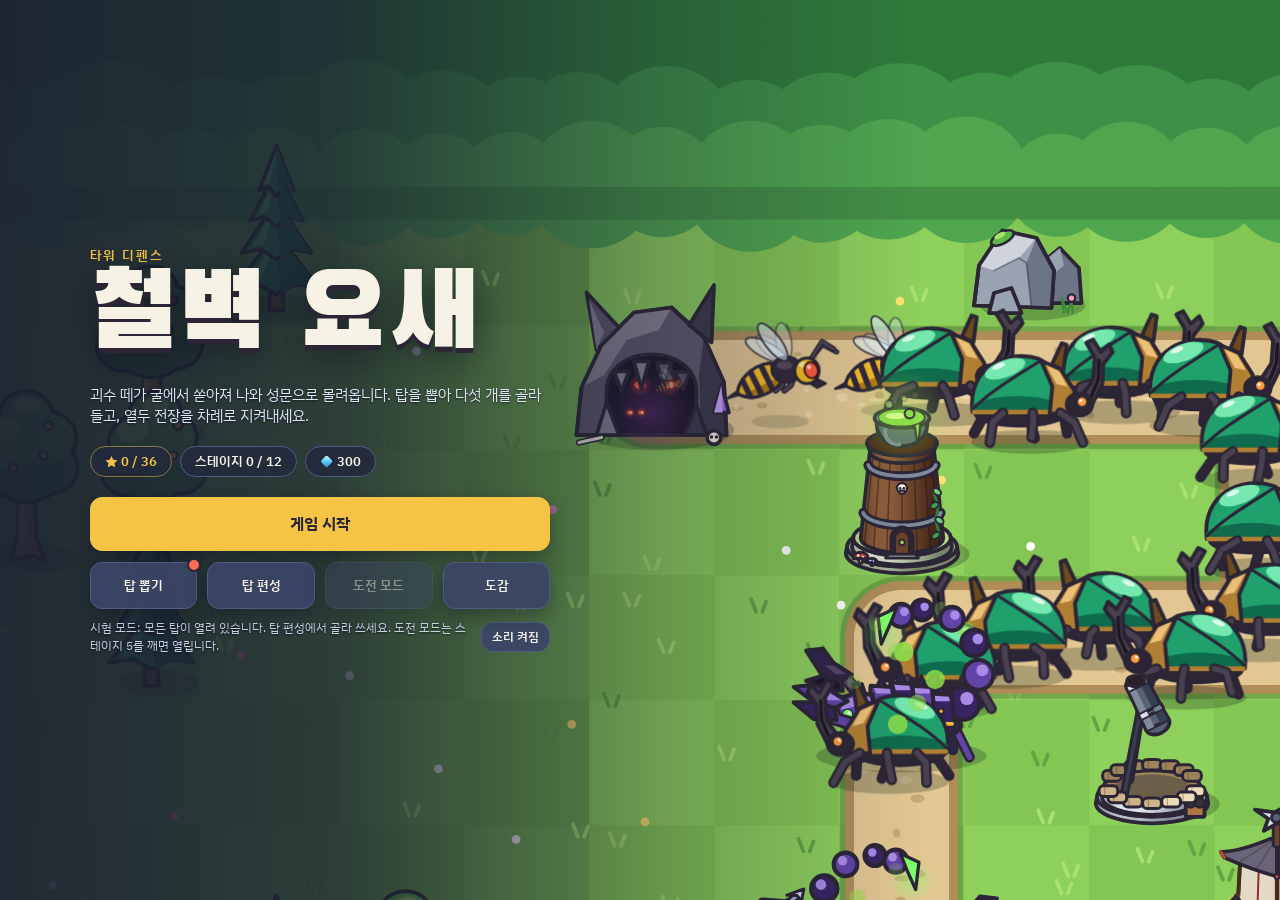
<file: index.html>
<!doctype html>
<html lang="ko">
<head>
<meta charset="utf-8">
<meta name="viewport" content="width=device-width, initial-scale=1, viewport-fit=cover">
<title>철벽 요새</title>
<meta name="description" content="몰려오는 괴수 떼로부터 성문을 지키는 타워 디펜스 게임. 탑을 뽑아 편성하고 열두 스테이지를 차례로 지켜내세요.">
<meta name="theme-color" content="#232a3d">
<link rel="preconnect" href="https://fonts.googleapis.com">
<link rel="preconnect" href="https://fonts.gstatic.com" crossorigin>
<link rel="stylesheet" href="https://fonts.googleapis.com/css2?family=Black+Han+Sans&amp;family=IBM+Plex+Sans+KR:wght@400;500;600;700&amp;display=swap">
<link rel="stylesheet" href="css/style.css">
</head>
<body>
<!-- 게임 화면: 전장이 화면 전체를 덮고, 상황판과 건설 서랍이 그 위에 얹힌다 -->
<div id="app" hidden>
  <main class="stage" id="stage">
    <canvas id="board" aria-label="전장. 빈 땅을 눌러 탑을 세웁니다."></canvas>
  </main>

  <header class="hud" id="hud">
    <div class="hud-stats glass">
      <div class="stat lives" id="stat-lives" title="목숨">
        <svg class="ico" viewBox="0 0 20 20" aria-hidden="true"><path fill="currentColor" d="M10 17.5S3 13 3 8.2A3.8 3.8 0 0 1 10 6a3.8 3.8 0 0 1 7 2.2c0 4.8-7 9.3-7 9.3z"/></svg>
        <b id="hud-lives">20</b>
      </div>
      <div class="stat coin" title="골드">
        <svg class="ico" viewBox="0 0 20 20" aria-hidden="true"><path fill="currentColor" fill-rule="evenodd" d="M10 1.5a8.5 8.5 0 1 0 0 17 8.5 8.5 0 0 0 0-17zM7.2 7.2h5.6v5.6H7.2z"/></svg>
        <b id="hud-gold">220</b>
      </div>
      <div class="stat">
        <span class="sub stage-tag" id="hud-stage"></span><span class="sub">웨이브</span><b id="hud-wave">0</b><span class="sub" id="hud-of">/30</span>
      </div>
    </div>
    <div class="hud-btns">
      <button class="icon-btn glass" id="btn-speed" type="button" aria-label="게임 속도" title="게임 속도 (F)">1×</button>
      <button class="icon-btn glass" id="btn-pause" type="button" aria-label="일시정지" aria-pressed="false" title="일시정지 (P)">
        <svg viewBox="0 0 20 20" aria-hidden="true"><path fill="currentColor" d="M5 3.5h3.5v13H5zM11.5 3.5H15v13h-3.5z"/></svg>
      </button>
      <button class="icon-btn glass sound-toggle" id="btn-sound" type="button" aria-label="소리" aria-pressed="true" title="소리">
        <svg viewBox="0 0 20 20" aria-hidden="true">
          <path fill="currentColor" d="M3 7.5h3L10.5 4v12L6 12.5H3z"/>
          <path class="on-mark" fill="none" stroke="currentColor" stroke-width="1.6" stroke-linecap="round" d="M13 7.2a4 4 0 0 1 0 5.6M15.2 5a7 7 0 0 1 0 10"/>
          <path class="off-mark" fill="none" stroke="currentColor" stroke-width="1.6" stroke-linecap="round" d="M13 7.5l4.5 5M17.5 7.5l-4.5 5"/>
        </svg>
      </button>
      <button class="icon-btn glass" id="btn-menu" type="button" aria-label="메뉴" title="메뉴">
        <svg viewBox="0 0 20 20" aria-hidden="true"><path fill="none" stroke="currentColor" stroke-width="1.8" stroke-linecap="round" d="M4 6h12M4 10h12M4 14h12"/></svg>
      </button>
    </div>
  </header>

  <!-- 건설 서랍: 화면 아래 가운데 -->
  <aside class="tray" id="tray">
    <section class="panel glass" id="wavebox" aria-label="웨이브">
      <div class="wave-info">
        <span class="label" id="wave-label">다음</span>
        <div class="chips" id="wave-chips"></div>
        <span class="remain" id="wave-remain" hidden></span>
      </div>
      <div class="wave-go">
        <label class="auto" title="웨이브를 막아내면 다음 웨이브를 곧바로 부릅니다"><input type="checkbox" id="opt-auto"><span>자동</span></label>
        <button class="btn primary" id="btn-start" type="button">시작</button>
      </div>
    </section>

    <section class="panel glass" id="placing" hidden>
      <div class="placing-text">
        <div class="row"><strong id="plc-name"></strong><span class="stats" id="plc-stats"></span></div>
        <p class="blurb" id="plc-blurb"></p>
      </div>
      <button class="btn ghost" id="btn-cancel" type="button">취소</button>
    </section>

    <section id="shop" aria-label="탑"></section>

    <section class="panel glass" id="selected" hidden>
      <div class="row"><strong id="sel-name"></strong><span class="lvl" id="sel-level"></span><span class="stats" id="sel-stats"></span></div>
      <div class="actions-row">
        <button class="btn up" id="btn-upgrade" type="button"></button>
        <button class="btn" id="btn-sell" type="button"></button>
        <button class="btn" id="btn-target" type="button" title="누구를 먼저 노릴지 바꿉니다"></button>
        <button class="btn ghost" id="btn-close" type="button">닫기</button>
      </div>
    </section>
  </aside>
</div>

<!-- 로비와 그 아래 화면들 뒤로 흐르는 전투 장면 -->
<div id="backdrop"><canvas id="hero" aria-hidden="true"></canvas></div>

<!-- 로비 -->
<div class="screen" id="lobby">
  <div class="lobby-ui">
    <p class="eyebrow">타워 디펜스</p>
    <h1>철벽 요새</h1>
    <p class="lede">괴수 떼가 굴에서 쏟아져 나와 성문으로 몰려옵니다. 탑을 뽑아 다섯 개를 골라 들고, 열두 전장을 차례로 지켜내세요.</p>
    <div class="progress" id="lobby-progress"></div>
    <div class="lobby-actions">
      <button class="btn primary big" id="btn-play" type="button">스테이지 선택</button>
      <button class="btn big" id="btn-continue" type="button" hidden></button>
      <div class="lobby-row">
        <button class="btn" id="btn-gacha" type="button">탑 뽑기</button>
        <button class="btn" id="btn-inventory" type="button">탑 편성</button>
        <button class="btn" id="btn-challenge" type="button">도전 모드</button>
        <button class="btn" id="btn-codex" type="button">도감</button>
      </div>
      <div class="lobby-foot">
        <p class="lobby-hint" id="lobby-hint"></p>
        <button class="btn ghost small sound-toggle" id="btn-sound2" type="button" aria-pressed="true">소리 켜짐</button>
      </div>
    </div>
  </div>
</div>

<!-- 스테이지 선택 -->
<div class="screen" id="stages" hidden>
  <div class="full-ui">
    <header class="screen-head">
      <button class="btn ghost" id="btn-stages-back" type="button">← 로비</button>
      <h2>스테이지 선택</h2>
      <span class="pill gold" id="stages-total"></span>
    </header>
    <div class="stages-body">
      <div class="trail" id="trail">
        <svg class="trail-line" id="trail-line" aria-hidden="true"><path id="trail-path"></path><path id="trail-done"></path></svg>
        <div class="trail-nodes" id="stage-grid" role="radiogroup" aria-label="스테이지"></div>
      </div>
      <section class="stage-detail glass" aria-live="polite">
        <canvas id="stage-thumb" width="540" height="330" aria-hidden="true"></canvas>
        <div class="stage-info">
          <p class="eyebrow" id="stage-no"></p>
          <h3 id="stage-name"></h3>
          <p class="stage-meta" id="stage-meta"></p>
          <div class="chips wrap" id="stage-enemies"></div>
          <p class="stage-note" id="stage-note"></p>
          <div class="squad">
            <span class="label">출전 탑</span>
            <div class="squad-icons" id="stage-squad"></div>
            <button class="btn ghost small" id="btn-squad-edit" type="button">편성</button>
          </div>
          <button class="btn primary big" id="btn-stage-start" type="button">시작</button>
        </div>
      </section>
    </div>
  </div>
</div>

<!-- 탑 뽑기 -->
<div class="screen" id="gacha" hidden>
  <div class="full-ui mid">
    <header class="screen-head">
      <button class="btn ghost" id="btn-gacha-back" type="button">← 로비</button>
      <h2>탑 뽑기</h2>
      <span class="pill" id="gacha-gems"></span>
    </header>
    <div class="gacha-body glass">
      <div class="gacha-stage" id="gacha-stage">
        <canvas id="chest" width="420" height="340" aria-hidden="true"></canvas>
        <div class="pull-cards" id="pull-cards" aria-live="polite"></div>
      </div>
      <div class="gacha-actions">
        <button class="btn primary big" id="btn-pull1" type="button"></button>
        <button class="btn big" id="btn-pull5" type="button"></button>
      </div>
      <p class="odds" id="gacha-odds"></p>
    </div>
  </div>
</div>

<!-- 탑 편성(인벤토리) -->
<div class="screen" id="inventory" hidden>
  <div class="full-ui">
    <header class="screen-head">
      <button class="btn ghost" id="btn-inv-back" type="button">← 로비</button>
      <h2>탑 편성</h2>
      <span class="pill" id="inv-gems"></span>
    </header>
    <div class="inv-body">
      <div class="inv-left">
        <p class="label">출전 탑 <b id="inv-count"></b> — 전투에는 다섯 개까지 데려갈 수 있습니다</p>
        <div class="slots" id="inv-slots"></div>
        <p class="label">가진 탑</p>
        <div class="inv-grid" id="inv-grid"></div>
      </div>
      <section class="inv-detail glass" aria-live="polite">
        <canvas id="inv-art" width="540" height="300" aria-hidden="true"></canvas>
        <h3 id="inv-name"></h3>
        <p class="inv-blurb" id="inv-blurb"></p>
        <p class="codex-stats" id="inv-stats"></p>
        <p class="inv-rank" id="inv-rank"></p>
        <button class="btn primary big" id="btn-equip" type="button"></button>
      </section>
    </div>
  </div>
</div>

<!-- 도전 모드 -->
<div class="screen" id="challenge" hidden>
  <div class="full-ui mid">
    <header class="screen-head">
      <button class="btn ghost" id="btn-challenge-back" type="button">← 로비</button>
      <h2>도전 모드</h2>
    </header>
    <div class="glass pad">
      <p class="lede">전장과 난이도를 골라 서른 웨이브를 버팁니다. 다 막아내면 무한 모드로 이어 갈 수 있습니다.</p>
      <div class="field">
        <span class="label" id="lbl-map">전장</span>
        <div class="maps" id="maps" role="radiogroup" aria-labelledby="lbl-map"></div>
        <p class="map-note" id="map-note"></p>
      </div>
      <div class="field">
        <span class="label" id="lbl-diff">난이도</span>
        <div class="seg" id="diffs" role="radiogroup" aria-labelledby="lbl-diff"></div>
      </div>
      <button class="btn primary big wide" id="btn-challenge-start" type="button">시작</button>
    </div>
  </div>
</div>

<!-- 도감 -->
<div class="screen" id="codex" hidden>
  <div class="full-ui">
    <header class="screen-head">
      <button class="btn ghost" id="btn-codex-back" type="button">← 로비</button>
      <h2>도감</h2>
    </header>
    <div class="glass pad">
      <h3 class="codex-title">괴수</h3>
      <div class="codex-list" id="codex-enemies"></div>
      <h3 class="codex-title">탑</h3>
      <div class="codex-list" id="codex-towers"></div>
    </div>
  </div>
</div>

<!-- 일시정지 메뉴 -->
<div class="overlay" id="pause" hidden>
  <div class="sheet small">
    <p class="eyebrow" id="pause-eyebrow"></p>
    <h2 id="pause-title">잠시 멈춤</h2>
    <div class="stack">
      <button class="btn primary big" id="btn-resume" type="button">계속하기</button>
      <button class="btn big" id="btn-restart" type="button">처음부터 다시</button>
      <button class="btn big" id="btn-quit" type="button">나가기</button>
      <button class="btn ghost sound-toggle" id="btn-sound3" type="button" aria-pressed="true">소리 켜짐</button>
    </div>
  </div>
</div>

<!-- 결과 -->
<div class="overlay" id="result" hidden>
  <div class="sheet">
    <p class="eyebrow" id="result-eyebrow"></p>
    <h2 id="result-title"></h2>
    <div class="stars" id="result-stars" hidden><span>★</span><span>★</span><span>★</span></div>
    <p class="lede" id="result-text"></p>
    <p class="gain" id="result-gems" hidden></p>
    <dl class="tally">
      <div><dt>막아낸 웨이브</dt><dd id="tally-wave">0</dd></div>
      <div><dt>물리친 적</dt><dd id="tally-kills">0</dd></div>
      <div><dt>남은 목숨</dt><dd id="tally-lives">0</dd></div>
    </dl>
    <div class="menu-foot">
      <div class="actions">
        <button class="btn" id="btn-home" type="button">스테이지 선택</button>
        <button class="btn" id="btn-endless" type="button" hidden>무한 모드로 계속</button>
        <button class="btn" id="btn-retry" type="button">다시 하기</button>
        <button class="btn primary" id="btn-next" type="button" hidden>다음 스테이지</button>
      </div>
    </div>
  </div>
</div>

<div class="toast" id="toast" role="status" hidden></div>

<script src="js/data.js"></script>
<script src="js/sim.js"></script>
<script src="js/art/common.js"></script>
<script src="js/art/tower-crossbow.js"></script>
<script src="js/art/tower-cannon.js"></script>
<script src="js/art/tower-frost.js"></script>
<script src="js/art/tower-rocket.js"></script>
<script src="js/art/tower-tesla.js"></script>
<script src="js/art/tower-poison.js"></script>
<script src="js/art/tower-sniper.js"></script>
<script src="js/art/tower-mine.js"></script>
<script src="js/art/tower-flame.js"></script>
<script src="js/art/tower-laser.js"></script>
<script src="js/art/tower-lord.js"></script>
<script src="js/art/kit.js"></script>
<script src="js/art/towers-common.js"></script>
<script src="js/art/towers-rare.js"></script>
<script src="js/art/towers-epic.js"></script>
<script src="js/art/towers-legend.js"></script>
<script src="js/art/tower-drum.js"></script>
<script src="js/art/tower-lodge.js"></script>
<script src="js/art/tower-hive.js"></script>
<script src="js/art/tower-gatling.js"></script>
<script src="js/art/tower-railgun.js"></script>
<script src="js/art/tower-quake.js"></script>
<script src="js/art/tower-curse.js"></script>
<script src="js/art/tower-reaper.js"></script>
<script src="js/art/tower-wizard.js"></script>
<script src="js/art/tower-observatory.js"></script>
<script src="js/art/tower-dragon.js"></script>
<script src="js/art/tower-storm.js"></script>
<script src="js/art/tower-blade.js"></script>
<script src="js/art/tower-moon.js"></script>
<script src="js/art/tower-oni.js"></script>
<script src="js/art/enemy-ant.js"></script>
<script src="js/art/enemy-wolf.js"></script>
<script src="js/art/enemy-beetle.js"></script>
<script src="js/art/enemy-hornet.js"></script>
<script src="js/art/enemy-scorpion.js"></script>
<script src="js/art/enemy-raptor.js"></script>
<script src="js/art/enemy-dragon.js"></script>
<script src="js/art/terrain.js"></script>
<script src="js/art/ui.js"></script>
<script src="js/render.js"></script>
<script src="js/audio.js"></script>
<script src="js/main.js"></script>
</body>
</html>
</file>
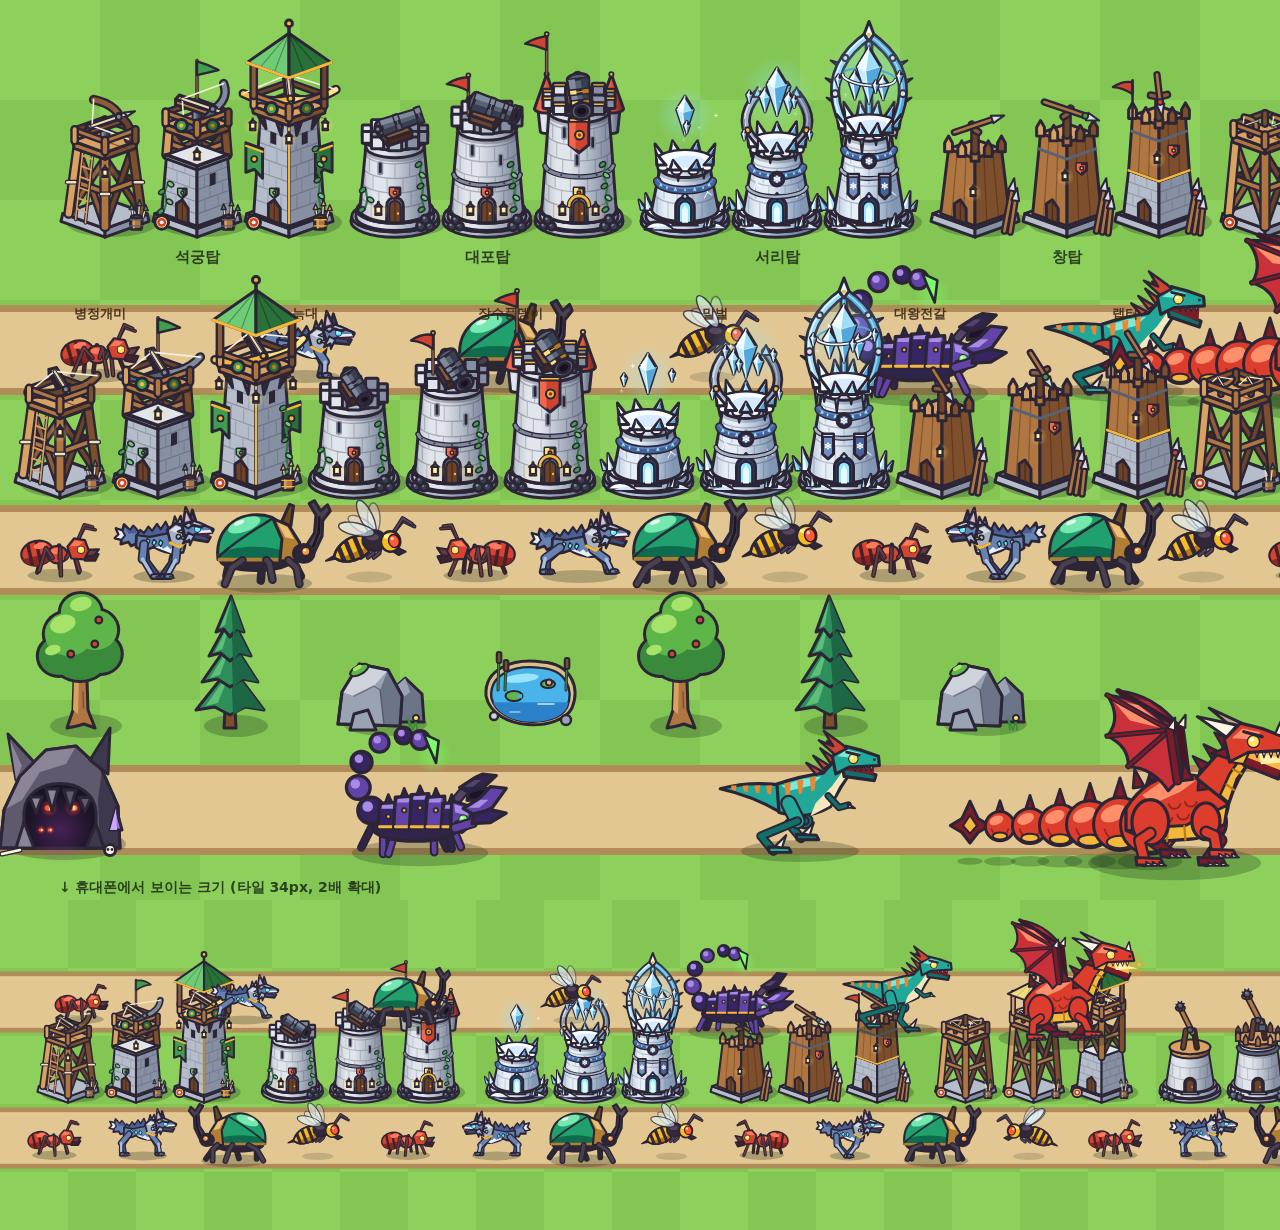
<file: tools/art-preview.html>
<!doctype html>
<html lang="ko">
<head>
<meta charset="utf-8">
<title>그림 미리보기</title>
<style>
  html, body { margin: 0; background: #20242c; }
  canvas { display: block; }
</style>
</head>
<body>
<canvas id="sheet"></canvas>
<canvas id="game"></canvas>
<script src="../js/data.js"></script>
<script src="../js/art/common.js"></script>
<script>
'use strict';
/* tools/art-preview.js 가 여는 그림 점검판. ?kind=tower|enemy|terrain|all&id=… */

const ART_FILES = [
  'tower-crossbow', 'tower-cannon', 'tower-frost', 'tower-rocket', 'tower-tesla',
  'tower-poison', 'tower-sniper', 'tower-mine', 'tower-flame', 'tower-laser', 'tower-lord', 'kit', 'towers-common', 'towers-rare', 'towers-epic', 'towers-legend', 'tower-drum', 'tower-lodge', 'tower-hive', 'tower-gatling', 'tower-railgun', 'tower-quake', 'tower-curse', 'tower-reaper', 'tower-wizard', 'tower-observatory', 'tower-dragon', 'tower-storm', 'tower-blade', 'tower-moon', 'tower-oni',
  'enemy-ant', 'enemy-wolf', 'enemy-beetle', 'enemy-hornet', 'enemy-scorpion', 'enemy-raptor', 'enemy-dragon',
  'terrain',
];

/* 단계별로 가장 높이 솟아도 되는 한계 (타일 중심 기준 위쪽 거리) */
const TOWER_MAX_H = [1.2, 1.45, 1.75];
const TOWER_BOX = { x: 0.8, top: 1.8, bottom: 0.55 };

const q = new URLSearchParams(location.search);
const report = { errors: [], lines: [] };
window.__report = report;
window.addEventListener('error', (e) => report.errors.push(e.message + ' @ ' + (e.filename || '').split('/').pop() + ':' + e.lineno));

function loadAll(done) {
  let i = 0;
  const next = () => {
    if (i >= ART_FILES.length) return done();
    const s = document.createElement('script');
    s.src = '../js/art/' + ART_FILES[i++] + '.js';
    s.onload = next;
    s.onerror = next;
    document.body.append(s);
  };
  next();
}

function safely(label, fn) {
  try { fn(); } catch (err) { report.errors.push(label + ': ' + err.message); }
}

/* 투명한 판에 그려서 실제로 칠해진 범위를 타일 단위로 잰다. */
function measure(draw, half, up, down) {
  const S = 160;
  const c = document.createElement('canvas');
  c.width = Math.ceil(half * 2 * S);
  c.height = Math.ceil((up + down) * S);
  const g = c.getContext('2d');
  g.translate(half * S, up * S);
  g.scale(S, S);
  let failed = false;
  safely('measure', () => draw(g));
  const d = g.getImageData(0, 0, c.width, c.height).data;
  let x0 = c.width, x1 = -1, y0 = c.height, y1 = -1;
  for (let y = 0; y < c.height; y++) {
    for (let x = 0; x < c.width; x++) {
      if (d[(y * c.width + x) * 4 + 3] > 24) {
        if (x < x0) x0 = x;
        if (x > x1) x1 = x;
        if (y < y0) y0 = y;
        if (y > y1) y1 = y;
      }
    }
  }
  if (x1 < 0) return null;
  const f = (v) => Math.round(v * 100) / 100;
  return { left: f(x0 / S - half), right: f((x1 + 1) / S - half), top: f(y0 / S - up), bottom: f((y1 + 1) / S - up), clipped: x0 === 0 || y0 === 0 || x1 === c.width - 1 || y1 === c.height - 1 };
}

function timeIt(draw) {
  const c = document.createElement('canvas');
  c.width = 160;
  c.height = 280;
  const g = c.getContext('2d');
  g.translate(80, 210);
  g.scale(90, 90);
  const N = 300;
  const t0 = performance.now();
  try { for (let i = 0; i < N; i++) draw(g, i); } catch (err) { return -1; }
  return Math.round(((performance.now() - t0) / N) * 1000) / 1000;
}

function at(g, x, y, s, fn) {
  g.save();
  g.translate(x, y);
  g.scale(s, s);
  safely('draw', () => fn(g));
  g.restore();
}

function label(g, text, x, y, size, color) {
  g.font = '600 ' + (size || 16) + 'px system-ui, sans-serif';
  g.fillStyle = color || 'rgba(20,30,20,.8)';
  g.textAlign = 'center';
  g.fillText(text, x, y);
}

function grass(g, w, h, ts) {
  for (let y = 0; y * ts < h; y++) {
    for (let x = 0; x * ts < w; x++) {
      g.fillStyle = ART.grass[(x + y) % 2];
      g.fillRect(x * ts, y * ts, ts, ts);
    }
  }
}

function pathRow(g, y, w, ts) {
  g.fillStyle = ART.pathEdge;
  g.fillRect(0, y + ts * 0.05, w, ts * 0.9);
  g.fillStyle = ART.path;
  g.fillRect(0, y + ts * 0.12, w, ts * 0.76);
}

/* 적이 아직 없을 때 쓰는 자리 표시 */
function standIn(g, r) {
  g.fillStyle = '#c0504a';
  g.beginPath();
  g.arc(0, 0, r, 0, Math.PI * 2);
  g.fill();
}

function anyEnemy(g, type, r, t, seed, flip) {
  if (ENEMY_ART[type]) drawEnemySprite(g, type, r, t, { seed, flip });
  else standIn(g, r);
}

/* ───────── 타워 ───────── */

function towerSheet(type) {
  const cv = document.getElementById('sheet');
  const W = 1500;
  cv.width = W;
  cv.height = 1150;
  const g = cv.getContext('2d');
  g.fillStyle = ART.grass[0];
  g.fillRect(0, 0, W, cv.height);
  const def = TOWERS[type];

  /* 윗줄: 규격선과 함께 크게 */
  const S = 270;
  for (let lv = 0; lv < 3; lv++) {
    const cx = 250 + lv * 500;
    const cy = 540;
    const h = def.levels[lv].h;
    g.save();
    g.translate(cx, cy);
    g.setLineDash([8, 6]);
    g.lineWidth = 1.5;
    g.strokeStyle = 'rgba(255,255,255,.55)';
    g.strokeRect(-0.5 * S, -0.5 * S, S, S);
    g.strokeStyle = 'rgba(200,40,40,.7)';
    g.beginPath();
    g.moveTo(-0.7 * S, -TOWER_MAX_H[lv] * S);
    g.lineTo(0.7 * S, -TOWER_MAX_H[lv] * S);
    g.stroke();
    g.setLineDash([]);
    g.restore();
    label(g, def.name + ' ' + (lv + 1) + '단  (빨간 점선 = 높이 한계, 분홍 십자 = 무기 회전축 h=' + h + ')', cx, 30, 15);
    at(g, cx, cy, S, (c) => drawTowerSprite(c, type, lv, 0.45, { t: 0.4 }));
    g.strokeStyle = '#ff2fd0';
    g.lineWidth = 2;
    g.beginPath();
    g.moveTo(cx - 12, cy - h * S);
    g.lineTo(cx + 12, cy - h * S);
    g.moveTo(cx, cy - h * S - 12);
    g.lineTo(cx, cy - h * S + 12);
    g.stroke();
  }

  /* 아랫줄: 여러 조준 각도와 발사 순간 */
  const S2 = 150;
  const poses = [
    { aim: -2.5, o: { t: 1.1 }, note: '왼쪽 위 조준' },
    { aim: 1.3, o: { t: 2.0, recoil: 0.9, flash: 1 }, note: '아래 조준 · 발사 직후' },
    { aim: -0.6, o: { t: 3.3, recoil: 0.4, flash: 0.4 }, note: '오른쪽 위 조준' },
    { aim: 3.14, o: { t: 4.1 }, note: '왼쪽 조준' },
  ];
  for (let lv = 0; lv < 3; lv++) {
    for (let p = 0; p < 2; p++) {
      const pose = poses[(lv + p * 2) % poses.length];
      const cx = 130 + (lv * 2 + p) * 248;
      at(g, cx, 1040, S2, (c) => drawTowerSprite(c, type, lv, pose.aim, Object.assign({}, pose.o)));
      label(g, (lv + 1) + '단 · ' + pose.note, cx, 1138, 13);
    }
  }

  for (let lv = 0; lv < 3; lv++) {
    const all = measure((c) => drawTowerSprite(c, type, lv, 0.45, { t: 0.4 }), 1.2, 2.1, 0.9);
    const fixed = measure((c) => { TOWER_ART[type].body(c, lv); if (TOWER_ART[type].front) TOWER_ART[type].front(c, lv); }, 1.2, 2.1, 0.9);
    const msBody = timeIt((c) => TOWER_ART[type].body(c, lv));
    const msTop = timeIt((c, i) => TOWER_ART[type].top(c, lv, i * 0.1, { recoil: 0.5, flash: 0.5, t: i * 0.016 }));
    const warn = [];
    if (all) {
      if (-all.top > TOWER_MAX_H[lv] + 0.005) warn.push('너무 높음(한계 ' + TOWER_MAX_H[lv] + ')');
      if (all.bottom > 0.5) warn.push('바닥이 타일 밖으로 내려감(한계 0.5)');
      if (all.bottom < 0.3) warn.push('바닥이 떠 있음(0.36~0.46 권장)');
    }
    if (fixed && (fixed.left < -TOWER_BOX.x || fixed.right > TOWER_BOX.x || -fixed.top > TOWER_BOX.top || fixed.bottom > TOWER_BOX.bottom)) warn.push('body/front 가 저장 범위(x ±0.8, 위 1.8, 아래 0.55)를 벗어남');
    if (msTop > 0.12) warn.push('top 이 무거움');
    report.lines.push((lv + 1) + '단  전체 범위 ' + JSON.stringify(all) + '  고정부 ' + JSON.stringify(fixed) + '  body ' + msBody + 'ms  top ' + msTop + 'ms' + (warn.length ? '  ⚠ ' + warn.join(', ') : '  ✓'));
  }
}

function towerGame(type) {
  const cv = document.getElementById('game');
  const sizes = [64, 46, 34];
  cv.width = 760;
  cv.height = sizes.reduce((a, ts) => a + ts * 3 + 14, 0);
  const g = cv.getContext('2d');
  g.fillStyle = '#20242c';
  g.fillRect(0, 0, cv.width, cv.height);
  let y = 0;
  for (const ts of sizes) {
    g.save();
    g.beginPath();
    g.rect(0, y, cv.width, ts * 3);
    g.clip();
    g.translate(0, y);
    grass(g, cv.width, ts * 3, ts);
    pathRow(g, 0, cv.width, ts);
    pathRow(g, ts * 2, cv.width, ts);
    /* 뒤쪽 길을 지나는 적 → 탑 → 앞쪽 길을 지나는 적 순서로 그려 가림을 본다 */
    const kinds = Object.keys(ENEMIES);
    for (let i = 0; i < 9; i++) at(g, (i + 0.6) * ts * 1.25, ts * 0.5, ts, (c) => anyEnemy(c, kinds[i % 4], ENEMIES[kinds[i % 4]].r, i * 0.3, i, false));
    for (let lv = 0; lv < 3; lv++) {
      for (let k = 0; k < 2; k++) {
        const tx = 1 + lv * 3.4 + k;
        at(g, (tx + 0.5) * ts, ts * 1.5, ts, (c) => drawTowerSprite(c, type, lv, k ? 2.2 : -0.7, { t: lv + k, recoil: k ? 0.7 : 0, flash: k ? 0.7 : 0 }));
      }
    }
    for (let i = 0; i < 4; i++) at(g, (i * 2.6 + 1.2) * ts, ts * 2.5, ts, (c) => anyEnemy(c, kinds[i % 4], ENEMIES[kinds[i % 4]].r, i * 0.5, i + 3, true));
    g.restore();
    label(g, '타일 ' + ts + 'px', cv.width - 50, y + 16, 12, 'rgba(20,30,20,.7)');
    y += ts * 3 + 14;
  }
}

/* ───────── 적 ───────── */

function enemySheet(type) {
  const def = ENEMIES[type];
  const cv = document.getElementById('sheet');
  const W = 1500;
  cv.width = W;
  cv.height = 880;
  const g = cv.getContext('2d');
  g.fillStyle = ART.path;
  g.fillRect(0, 0, W, cv.height);
  const R = def.boss ? 96 : 104; /* 몸 크기 r 이 화면에서 이만큼 */
  const S = R / def.r;
  const frames = [0, 0.11, 0.22, 0.33];
  frames.forEach((t, i) => {
    const cx = 190 + i * 372;
    const cy = 250;
    g.save();
    g.translate(cx, cy);
    g.setLineDash([8, 6]);
    g.lineWidth = 1.5;
    g.strokeStyle = 'rgba(40,40,40,.4)';
    g.strokeRect(-1.9 * R, -2.1 * R, 3.8 * R, 3.25 * R);
    g.strokeStyle = 'rgba(200,40,40,.6)';
    g.beginPath();
    g.moveTo(-1.9 * R, R);
    g.lineTo(1.9 * R, R);
    g.stroke();
    g.setLineDash([]);
    g.strokeStyle = 'rgba(40,40,40,.35)';
    g.beginPath();
    g.arc(0, 0, R, 0, Math.PI * 2);
    g.stroke();
    g.restore();
    at(g, cx, cy, S, (c) => drawEnemySprite(c, type, def.r, t, { seed: 2 }));
    label(g, 't = ' + t + '초', cx, 30, 15, 'rgba(40,30,20,.8)');
  });
  label(g, def.name + '  r=' + def.r + '  (회색 원 = 몸 크기 r, 빨간 점선 = 발이 닿는 땅, 사각 점선 = 그림 범위 한계)', W / 2, 395, 15, 'rgba(40,30,20,.8)');

  /* 아랫줄: 왼쪽을 볼 때, 다른 seed, 꼬리 */
  const S2 = (R * 0.8) / def.r;
  at(g, 200, 650, S2, (c) => drawEnemySprite(c, type, def.r, 0.5, { seed: 5, flip: true }));
  label(g, '왼쪽으로 갈 때 (렌더러가 뒤집음)', 200, 860, 13, 'rgba(40,30,20,.8)');
  at(g, 560, 650, S2, (c) => drawEnemySprite(c, type, def.r, 0.7, { seed: 9 }));
  label(g, 'seed 9', 560, 860, 13, 'rgba(40,30,20,.8)');
  if (def.tail && ENEMY_ART[type] && ENEMY_ART[type].segment) {
    const n = def.tail.n;
    for (let i = n; i >= 1; i--) {
      const x = 1330 - i * def.tail.gap * S2;
      const y = 650 + Math.sin(i * 0.7) * 26;
      at(g, x, y, S2, (c) => ENEMY_ART[type].segment(c, def.r, i, n, 0.5));
    }
    at(g, 1330, 650, S2, (c) => drawEnemySprite(c, type, def.r, 0.5, { seed: 1 }));
    label(g, '꼬리 마디 ' + n + '개가 길을 따라 뒤따름 (마디 간격 ' + def.tail.gap + ')', 1100, 860, 13, 'rgba(40,30,20,.8)');
  } else {
    at(g, 940, 650, S2, (c) => drawEnemySprite(c, type, def.r, 0.9, { seed: 14 }));
    at(g, 1300, 650, S2, (c) => drawEnemySprite(c, type, def.r, 1.3, { seed: 23, flip: true }));
  }

  const box = measure((c) => drawEnemySprite(c, type, def.r, 0.2, { seed: 2 }), def.r * 3.2, def.r * 3.2, def.r * 2.4);
  const ms = timeIt((c, i) => drawEnemySprite(c, type, def.r, i * 0.016, { seed: i }));
  const warn = [];
  if (box) {
    const f = (v) => Math.round((v / def.r) * 100) / 100;
    box.inR = { left: f(box.left), right: f(box.right), top: f(box.top), bottom: f(box.bottom) };
    if (box.inR.left < -1.92 || box.inR.right > 1.92) warn.push('가로 범위 초과(±1.9r)');
    if (box.inR.top < -2.12) warn.push('위쪽 범위 초과(-2.1r)');
    if (box.inR.bottom > 1.28) warn.push('아래쪽 범위 초과(+1.25r)');
    if (box.inR.right - box.inR.left < 1.9) warn.push('너무 작음: 가로 2r 이상으로 채우기');
  }
  if (ms > 0.2) warn.push('그리기가 무거움(0.2ms 이하 권장)');
  report.lines.push('범위(r 단위) ' + JSON.stringify(box && box.inR) + '  한 번 그리는 데 ' + ms + 'ms' + (warn.length ? '  ⚠ ' + warn.join(', ') : '  ✓'));
}

function enemyGame(type) {
  const def = ENEMIES[type];
  const cv = document.getElementById('game');
  const sizes = [64, 46, 34];
  cv.width = 760;
  cv.height = sizes.reduce((a, ts) => a + ts * 2 + 14, 0);
  const g = cv.getContext('2d');
  g.fillStyle = '#20242c';
  g.fillRect(0, 0, cv.width, cv.height);
  let y = 0;
  for (const ts of sizes) {
    g.save();
    g.beginPath();
    g.rect(0, y, cv.width, ts * 2);
    g.clip();
    g.translate(0, y);
    grass(g, cv.width, ts * 2, ts);
    pathRow(g, ts * 0.5, cv.width, ts);
    const n = def.boss ? 3 : 7;
    for (let i = 0; i < n; i++) {
      const x = ((i + 0.7) * cv.width) / (n + 0.4);
      const off = def.boss ? 0 : Math.sin(i * 2.3) * 0.16 * ts;
      const flip = i >= n - 2;
      if (def.tail && ENEMY_ART[type] && ENEMY_ART[type].segment) {
        for (let k = def.tail.n; k >= 1; k--) at(g, x + (flip ? 1 : -1) * k * def.tail.gap * ts, ts + off, ts, (c) => ENEMY_ART[type].segment(c, def.r, k, def.tail.n, i));
      }
      at(g, x, ts + off, ts, (c) => drawEnemySprite(c, type, def.r, i * 0.37, { seed: i, flip }));
    }
    g.restore();
    label(g, '타일 ' + ts + 'px', cv.width - 50, y + 14, 12, 'rgba(20,30,20,.7)');
    y += ts * 2 + 14;
  }
}

/* ───────── 지형 ───────── */

function terrainSheet() {
  const cv = document.getElementById('sheet');
  const W = 1500;
  cv.width = W;
  cv.height = 900;
  const g = cv.getContext('2d');
  g.fillStyle = ART.grass[0];
  g.fillRect(0, 0, W, cv.height);
  const S = 210;
  const kinds = ['tree', 'pine', 'rock', 'pond'];
  kinds.forEach((kind, i) => {
    for (let s = 0; s < 2; s++) {
      const cx = 110 + (i * 2 + s) * 183;
      g.save();
      g.translate(cx, 300);
      g.setLineDash([8, 6]);
      g.strokeStyle = 'rgba(255,255,255,.5)';
      g.strokeRect(-0.5 * S, -0.5 * S, S, S);
      g.restore();
      at(g, cx, 300, S, (c) => { if (TERRAIN_ART.deco[kind]) TERRAIN_ART.deco[kind](c, s * 5 + 1); });
      label(g, kind + ' · seed ' + (s * 5 + 1), cx, 30, 14);
    }
    const box = TERRAIN_ART.deco[kind] ? measure((c) => TERRAIN_ART.deco[kind](c, 1), 1.2, 1.8, 0.9) : null;
    report.lines.push(kind + ' 범위 ' + JSON.stringify(box) + (box && (box.left < -0.56 || box.right > 0.56 || box.top < -1.05 || box.bottom > 0.5) ? '  ⚠ 범위 초과(x ±0.55, 위 1.05, 아래 0.5)' : '  ✓'));
  });
  /* 길 위에 놓이는 굴과 성문 */
  g.fillStyle = ART.pathEdge;
  g.fillRect(0, 700 - S * 0.45, W, S * 0.9);
  g.fillStyle = ART.path;
  g.fillRect(0, 700 - S * 0.38, W, S * 0.76);
  const spots = [
    ['cave t=0', 180, (c) => TERRAIN_ART.cave && TERRAIN_ART.cave(c, 0)],
    ['cave t=1.3', 500, (c) => TERRAIN_ART.cave && TERRAIN_ART.cave(c, 1.3)],
    ['gate', 900, (c) => TERRAIN_ART.gate && TERRAIN_ART.gate(c, 0.5, 0)],
    ['gate alarm=1', 1260, (c) => TERRAIN_ART.gate && TERRAIN_ART.gate(c, 0.8, 1)],
  ];
  for (const [name, cx, fn] of spots) {
    g.save();
    g.translate(cx, 700);
    g.setLineDash([8, 6]);
    g.strokeStyle = 'rgba(255,255,255,.5)';
    g.strokeRect(-0.5 * S, -0.5 * S, S, S);
    g.restore();
    at(g, cx, 700, S, fn);
    label(g, name, cx, 520, 14);
  }
  for (const [name, fn, lim] of [['cave', (c) => TERRAIN_ART.cave(c, 0), [0.62, 0.85, 0.5]], ['gate', (c) => TERRAIN_ART.gate(c, 0, 0), [0.66, 1.2, 0.5]]]) {
    const box = TERRAIN_ART[name] ? measure(fn, 1.2, 1.8, 0.9) : null;
    report.lines.push(name + ' 범위 ' + JSON.stringify(box) + (box && (box.left < -lim[0] || box.right > lim[0] || -box.top > lim[1] || box.bottom > lim[2]) ? '  ⚠ 범위 초과(x ±' + lim[0] + ', 위 ' + lim[1] + ', 아래 ' + lim[2] + ')' : '  ✓'));
  }
}

function terrainGame() {
  const cv = document.getElementById('game');
  const sizes = [64, 46, 34];
  cv.width = 760;
  cv.height = sizes.reduce((a, ts) => a + ts * 3 + 14, 0);
  const g = cv.getContext('2d');
  g.fillStyle = '#20242c';
  g.fillRect(0, 0, cv.width, cv.height);
  let y = 0;
  for (const ts of sizes) {
    g.save();
    g.beginPath();
    g.rect(0, y, cv.width, ts * 3);
    g.clip();
    g.translate(0, y);
    grass(g, cv.width, ts * 3, ts);
    g.fillStyle = ART.pathEdge;
    g.fillRect(ts * 0.5, ts * 1.05, cv.width - ts * 3.5, ts * 0.9);
    g.fillStyle = ART.path;
    g.fillRect(ts * 0.5, ts * 1.12, cv.width - ts * 3.5, ts * 0.76);
    const kinds = ['tree', 'pine', 'rock', 'pond', 'tree', 'rock', 'pine'];
    kinds.forEach((k, i) => at(g, (i * 1.35 + 1.5) * ts, ts * 0.5, ts, (c) => TERRAIN_ART.deco[k] && TERRAIN_ART.deco[k](c, i * 3)));
    for (let i = 0; i < 5; i++) at(g, (i * 1.6 + 2.4) * ts, ts * 1.5, ts, (c) => anyEnemy(c, Object.keys(ENEMIES)[i % 4], 0.26, i * 0.3, i, false));
    at(g, ts * 0.5, ts * 1.5, ts, (c) => TERRAIN_ART.cave && TERRAIN_ART.cave(c, 0.6));
    at(g, cv.width - ts * 3, ts * 1.5, ts, (c) => TERRAIN_ART.gate && TERRAIN_ART.gate(c, 0.6, 0));
    kinds.forEach((k, i) => at(g, (i * 1.5 + 0.9) * ts, ts * 2.5, ts, (c) => TERRAIN_ART.deco[k] && TERRAIN_ART.deco[kinds[(i + 2) % kinds.length]](c, i * 7 + 2)));
    g.restore();
    y += ts * 3 + 14;
  }
}

/* ───────── 모아 보기 ───────── */

function allSheet() {
  const cv = document.getElementById('sheet');
  const ts = 100;
  const W = 1500;
  cv.width = W;
  cv.height = 1230;
  const g = cv.getContext('2d');
  grass(g, W, cv.height, ts);
  TOWER_ORDER.forEach((type, i) => {
    for (let lv = 0; lv < 3; lv++) {
      const cx = 105 + i * 290 + lv * 92;
      if (TOWER_ART[type]) at(g, cx, 190, ts * 0.98, (c) => drawTowerSprite(c, type, lv, -0.5 + lv, { t: 1 + lv }));
    }
    label(g, TOWERS[type].name + (TOWER_ART[type] ? '' : ' (없음)'), 197 + i * 290, 262, 15);
  });
  /* 실제 배치처럼: 길 사이에 탑 */
  pathRow(g, 300, W, ts);
  pathRow(g, 500, W, ts);
  const kinds = Object.keys(ENEMIES);
  kinds.forEach((type, i) => {
    const def = ENEMIES[type];
    const cx = 100 + i * 205;
    if (def.tail && ENEMY_ART[type] && ENEMY_ART[type].segment) {
      for (let k = def.tail.n; k >= 1; k--) at(g, cx - k * def.tail.gap * ts, 350, ts, (c) => ENEMY_ART[type].segment(c, def.r, k, def.tail.n, 0.3));
    }
    at(g, cx, 350, ts, (c) => anyEnemy(c, type, def.r, 0.3 + i, i, false));
    label(g, def.name + (ENEMY_ART[type] ? '' : ' (없음)'), cx, 318, 13, 'rgba(60,40,20,.9)');
  });
  TOWER_ORDER.forEach((type, i) => {
    for (let lv = 0; lv < 3; lv++) {
      if (TOWER_ART[type]) at(g, 60 + (i * 3 + lv) * ts * 0.98, 450, ts, (c) => drawTowerSprite(c, type, lv, 1.2, { t: 2 + i }));
    }
  });
  for (let i = 0; i < 14; i++) {
    const type = kinds[i % 4];
    at(g, 60 + i * 104, 550, ts, (c) => anyEnemy(c, type, ENEMIES[type].r, i * 0.21, i, i % 5 === 4));
  }
  ['tree', 'pine', 'rock', 'pond', 'tree', 'pine', 'rock'].forEach((k, i) => at(g, 80 + i * 150, 690, ts, (c) => TERRAIN_ART.deco[k] && TERRAIN_ART.deco[k](c, i * 4 + 1)));
  pathRow(g, 760, W, ts);
  at(g, 60, 810, ts, (c) => TERRAIN_ART.cave && TERRAIN_ART.cave(c, 0.5));
  at(g, W - 80, 810, ts, (c) => TERRAIN_ART.gate && TERRAIN_ART.gate(c, 0.5, 0));
  ['scorpion', 'raptor', 'dragon'].forEach((type, i) => {
    const def = ENEMIES[type];
    const cx = 420 + i * 380;
    if (def.tail && ENEMY_ART[type] && ENEMY_ART[type].segment) {
      for (let k = def.tail.n; k >= 1; k--) at(g, cx - k * def.tail.gap * ts, 810, ts, (c) => ENEMY_ART[type].segment(c, def.r, k, def.tail.n, 0.3));
    }
    at(g, cx, 810, ts, (c) => anyEnemy(c, type, def.r, 0.6, 1, false));
  });
  /* 휴대폰 크기(타일 34px)로 본 모습 */
  g.save();
  g.translate(0, 900);
  const s = 34;
  g.scale(2, 2);
  grass(g, W / 2, 165, s);
  pathRow(g, s * 1, W / 2, s);
  pathRow(g, s * 3, W / 2, s);
  TOWER_ORDER.forEach((type, i) => {
    for (let lv = 0; lv < 3; lv++) if (TOWER_ART[type]) at(g, (i * 3.3 + lv + 1) * s, s * 2.5, s, (c) => drawTowerSprite(c, type, lv, 0.8, { t: 1 }));
  });
  kinds.forEach((type, i) => at(g, (i * 2.4 + 1.2) * s, s * 1.5, s, (c) => anyEnemy(c, type, ENEMIES[type].r, i * 0.4, i, false)));
  for (let i = 0; i < 16; i++) at(g, (i * 1.3 + 0.8) * s, s * 3.5, s, (c) => anyEnemy(c, kinds[i % 4], ENEMIES[kinds[i % 4]].r, i * 0.3, i, i % 3 === 2));
  g.restore();
  label(g, '↓ 휴대폰에서 보이는 크기 (타일 34px, 2배 확대)', 220, 892, 14);
  report.lines.push('타워: ' + TOWER_ORDER.map((t) => t + (TOWER_ART[t] ? '✓' : '✗')).join(' ') + '   적: ' + kinds.map((t) => t + (ENEMY_ART[t] ? '✓' : '✗')).join(' '));
}

loadAll(() => {
  const kind = q.get('kind');
  const id = q.get('id');
  const game = document.getElementById('game');
  safely('render', () => {
    if (kind === 'tower') {
      if (!TOWER_ART[id]) throw new Error('TOWER_ART.' + id + ' 가 등록되지 않았습니다');
      towerSheet(id);
      towerGame(id);
    } else if (kind === 'enemy') {
      if (!ENEMY_ART[id]) throw new Error('ENEMY_ART.' + id + ' 가 등록되지 않았습니다');
      enemySheet(id);
      enemyGame(id);
    } else if (kind === 'terrain') {
      terrainSheet();
      terrainGame();
    } else {
      allSheet();
      game.remove();
    }
  });
  window.__done = true;
});
</script>
</body>
</html>
</file>
<file: css/style.css>
:root {
  /* 배치: 전장이 화면 전체를 덮고 그 위에 상황판(위)과 건설 서랍(아래 가운데)을 얹는다.
     로비·스테이지 선택 같은 화면은 뒤로 흐르는 전투 장면 위에 화면 가득 펼친다. */
  color-scheme: dark;
  --night: #232a3d;        /* 성벽 그늘빛 바탕 */
  --night-2: #2e3650;
  --night-3: #3b4567;
  --line: #505c86;
  --paper: #f7f2e6;
  --paper-dim: #b6bfd8;
  --jade: #6fd66a;         /* 강화·좋은 소식 */
  --vermilion: #ff6b55;    /* 목숨·경고 */
  --gold: #f6c445;         /* 골드·주요 버튼 */
  --gem: #5ad1f5;          /* 보석 */
  --ink: #2b2536;
  --stone: #b5bdca;
  --glass: rgba(35, 42, 61, 0.92);
  --r-common: #b5bdca;
  --r-rare: #6f9ff2;
  --r-epic: #cba6ff;
  --r-legend: #f6c445;
  --r-mythic: #ff6fb5;
  --font-display: "Black Han Sans", "Do Hyeon", "Apple SD Gothic Neo", "Malgun Gothic", sans-serif;
  --font-ui: "IBM Plex Sans KR", "Apple SD Gothic Neo", "Malgun Gothic", "Noto Sans KR", system-ui, sans-serif;
  --gutter-l: max(16px, env(safe-area-inset-left, 0px));
  --gutter-r: max(16px, env(safe-area-inset-right, 0px));
  --safe-t: env(safe-area-inset-top, 0px);
  --safe-b: env(safe-area-inset-bottom, 0px);
}

*, *::before, *::after { box-sizing: border-box; }
[hidden] { display: none !important; }

html { height: 100%; }

body {
  height: 100%;
  margin: 0;
  overflow: hidden;
  background: var(--night);
  color: var(--paper);
  font-family: var(--font-ui);
  font-size: 14px;
  line-height: 1.45;
  padding-left: max(16px, env(safe-area-inset-left, 0px));
  padding-right: max(16px, env(safe-area-inset-right, 0px));
  -webkit-tap-highlight-color: transparent;
  -webkit-user-select: none;
  user-select: none;
  touch-action: manipulation;
}

button { font: inherit; color: inherit; }
:focus-visible { outline: 2px solid var(--gold); outline-offset: 2px; }

.glass {
  border: 1px solid var(--line);
  background: var(--glass);
  box-shadow: 0 6px 20px rgba(10, 12, 24, 0.32);
}

.label { font-size: 12px; font-weight: 600; color: var(--paper-dim); white-space: nowrap; }
.label b { color: var(--paper); font-variant-numeric: tabular-nums; }

.eyebrow {
  margin: 0;
  font-size: 12px;
  font-weight: 600;
  letter-spacing: 0.14em;
  color: var(--gold);
}
.lede { margin: 0 0 14px; color: var(--paper-dim); max-width: 38em; }

/* 보석 표시: 기울인 네모 */
.gem {
  display: inline-block;
  width: 0.72em;
  height: 0.72em;
  margin: 0 0.42em 0 0.2em;
  border-radius: 2px;
  background: linear-gradient(135deg, #d6f7ff 0%, var(--gem) 48%, #2b82c9 100%);
  box-shadow: 0 0 0 1.5px var(--ink);
  transform: rotate(45deg);
  vertical-align: 0.02em;
}

.pill {
  display: inline-flex;
  align-items: center;
  padding: 5px 14px;
  border: 1px solid var(--line);
  border-radius: 999px;
  background: rgba(35, 42, 61, 0.88);
  font-size: clamp(13px, 1vw, 16px);
  font-weight: 600;
  font-variant-numeric: tabular-nums;
  white-space: nowrap;
}
.pill.gold { color: var(--gold); border-color: #8a7740; }

/* ───── 단추 ───── */

.btn {
  appearance: none;
  min-height: 34px;
  padding: 6px 12px;
  border: 1px solid var(--line);
  border-radius: 8px;
  background: var(--night-3);
  font-size: 13px;
  font-weight: 600;
  font-variant-numeric: tabular-nums;
  white-space: nowrap;
  cursor: pointer;
}
.btn:hover:not(:disabled) { border-color: var(--paper-dim); }
.btn:disabled { opacity: 0.45; cursor: default; }
.btn.primary { background: var(--gold); border-color: var(--gold); color: var(--ink); font-weight: 700; }
.btn.primary:hover:not(:disabled) { background: #ffd666; border-color: #ffd666; }
.btn.up { background: #2f6a3c; border-color: var(--jade); }
.btn.ghost { background: rgba(35, 42, 61, 0.6); }
.btn.big { min-height: 48px; font-size: 15px; border-radius: 12px; }
.btn.small { min-height: 30px; padding: 4px 10px; font-size: 12px; }
.btn.wide { width: 100%; }
.btn .unit { font-weight: 500; font-size: 0.85em; opacity: 0.8; margin-left: 1px; }
.btn .cost { display: inline-flex; align-items: center; margin-left: 8px; font-variant-numeric: tabular-nums; }

.icon-btn {
  width: 38px;
  height: 38px;
  padding: 0;
  display: grid;
  place-items: center;
  border-radius: 10px;
  font-weight: 700;
  font-size: 13px;
  font-variant-numeric: tabular-nums;
  cursor: pointer;
}
.icon-btn svg { width: 18px; height: 18px; }
.icon-btn:hover { background: var(--night-3); }
.icon-btn.on { background: var(--gold); border-color: var(--gold); color: var(--ink); }
#btn-sound .off-mark { display: none; }
#btn-sound[aria-pressed="false"] .off-mark { display: inline; }
#btn-sound[aria-pressed="false"] .on-mark { display: none; }

/* ───── 게임 화면 ───── */

#app {
  position: fixed;
  inset: 0;
  overflow: hidden;
  background: #84c653;
}
.stage { position: absolute; inset: 0; }
#board {
  position: absolute;
  inset: 0;
  width: 100%;
  height: 100%;
  display: block;
  cursor: pointer;
  touch-action: none;
}

/* 상황판: 화면 위 */
.hud {
  position: absolute;
  top: calc(8px + var(--safe-t));
  left: var(--gutter-l);
  right: var(--gutter-r);
  display: flex;
  align-items: flex-start;
  justify-content: space-between;
  gap: 8px;
  pointer-events: none;
}
.hud > * { pointer-events: auto; }
.hud-stats {
  display: flex;
  align-items: center;
  gap: clamp(10px, 1.4vw, 22px);
  min-height: 38px;
  padding: 4px clamp(10px, 1.2vw, 18px);
  border-radius: 12px;
}
.hud-btns { display: flex; gap: 6px; }

.stat {
  display: inline-flex;
  align-items: baseline;
  gap: 4px;
  font-size: clamp(16px, 1.3vw, 22px);
  font-variant-numeric: tabular-nums;
  white-space: nowrap;
}
.stat b { font-weight: 700; }
.stat .ico { width: 1em; height: 1em; align-self: center; flex: none; }
.stat.lives .ico { color: var(--vermilion); }
.stat.coin .ico { color: var(--gold); }
.stat .sub { font-size: 0.72em; color: var(--paper-dim); }
.stat.low b { color: var(--vermilion); }

.toast {
  position: fixed;
  z-index: 60;
  left: 50%;
  top: calc(58px + var(--safe-t));
  transform: translateX(-50%);
  width: max-content;
  max-width: calc(100% - 32px);
  padding: 7px 14px;
  border: 1px solid var(--line);
  border-radius: 12px;
  background: rgba(35, 42, 61, 0.95);
  font-size: 13px;
  text-align: center;
  text-wrap: balance;
  pointer-events: none;
}

/* 건설 서랍: 화면 아래 가운데 */
.tray {
  position: absolute;
  left: 50%;
  bottom: calc(8px + var(--safe-b));
  transform: translateX(-50%);
  width: min(calc(100% - var(--gutter-l) - var(--gutter-r)), 560px);
  display: grid;
  grid-template-columns: minmax(0, 1fr);
  grid-template-rows: 58px 96px;
  gap: 6px;
}
.panel { min-width: 0; padding: 8px 10px; border-radius: 12px; }
#wavebox, #placing { grid-row: 1; grid-column: 1; }
#shop, #selected { grid-row: 2; grid-column: 1; }
.tray.is-placing #wavebox { visibility: hidden; }
.tray.is-selected #shop { visibility: hidden; }

#wavebox { display: flex; align-items: center; gap: 10px; }
.wave-info { flex: 1; min-width: 0; display: flex; align-items: center; gap: 8px; overflow: hidden; }
.wave-go { display: flex; align-items: center; gap: 10px; flex: none; }
.wave-go .btn { min-height: 38px; padding-inline: 18px; font-size: 14px; }

.chips { display: flex; gap: 6px; min-width: 0; }
.chip {
  display: inline-flex;
  align-items: center;
  gap: 1px;
  padding: 0 6px 0 0;
  border: 0;
  background: none;
  font-size: 13px;
  font-weight: 600;
  font-variant-numeric: tabular-nums;
  white-space: nowrap;
  cursor: pointer;
}
.chip canvas { width: 28px; height: 28px; }
.chips.wrap { flex-wrap: wrap; gap: 2px; }
.chips.wrap .chip { padding: 0; }
.chips.wrap .chip canvas { width: clamp(44px, 3.6vw, 64px); height: clamp(44px, 3.6vw, 64px); }
.remain { font-size: 13px; font-variant-numeric: tabular-nums; white-space: nowrap; }

.auto {
  display: inline-flex;
  align-items: center;
  gap: 5px;
  font-size: 12px;
  color: var(--paper-dim);
  white-space: nowrap;
  cursor: pointer;
}
.auto input { width: 16px; height: 16px; margin: 0; accent-color: var(--jade); }

#placing { display: flex; align-items: center; gap: 10px; padding-block: 6px; }
.placing-text { flex: 1; min-width: 0; }
.row { display: flex; align-items: baseline; gap: 8px; min-width: 0; }
.row strong { font-size: 14px; white-space: nowrap; }
.lvl { font-size: 12px; color: var(--gold); white-space: nowrap; }
.stats {
  min-width: 0;
  overflow: hidden;
  text-overflow: ellipsis;
  white-space: nowrap;
  font-size: 12px;
  font-variant-numeric: tabular-nums;
}
.stats i { font-style: normal; color: var(--paper-dim); margin-right: 3px; }
.stats span + span { margin-left: 9px; }
.stats em { font-style: normal; color: var(--jade); }
.blurb {
  margin: 0;
  overflow: hidden;
  text-overflow: ellipsis;
  white-space: nowrap;
  font-size: 12px;
  line-height: 1.3;
  color: var(--paper-dim);
}

#selected { display: flex; flex-direction: column; justify-content: center; gap: 8px; }
.actions-row { display: flex; gap: 6px; }
.actions-row .btn { flex: 1 1 0; min-width: 0; min-height: 38px; padding-inline: 6px; }
.actions-row .btn.ghost { flex: 0 0 auto; padding-inline: 12px; }

#shop { display: grid; grid-template-columns: repeat(5, minmax(0, 1fr)); gap: 6px; }
.card {
  position: relative;
  min-width: 0;
  padding: 2px;
  display: flex;
  flex-direction: column;
  align-items: center;
  justify-content: center;
  gap: 0;
  border: 2px solid var(--line);
  border-radius: 12px;
  background: var(--glass);
  box-shadow: 0 6px 20px rgba(10, 12, 24, 0.32);
  cursor: pointer;
}
.card:hover:not(:disabled) { background: var(--night-3); }
.card-ico { width: 46px; height: 54px; margin-top: -3px; }
.card-nm { font-size: 12px; font-weight: 600; line-height: 1.2; }
.card-cost { font-size: 12px; line-height: 1.25; color: var(--gold); font-variant-numeric: tabular-nums; }
.card-cost i { font-style: normal; font-weight: 500; font-size: 0.85em; opacity: 0.8; margin-left: 1px; }
.card-key {
  position: absolute;
  top: 4px;
  left: 6px;
  font-size: 10px;
  font-weight: 700;
  color: var(--paper-dim);
}
.card.poor .card-ico, .card.poor .card-nm { opacity: 0.45; }
.card.poor .card-cost { color: var(--vermilion); }
.card[aria-pressed="true"] { border-color: var(--gold); background: var(--night-3); }
.card.r-rare { border-bottom-color: var(--r-rare); }
.card.r-epic { border-bottom-color: var(--r-epic); }
.card.r-legend { border-bottom-color: var(--r-legend); }
.card.r-mythic { border-bottom-color: var(--r-mythic); box-shadow: inset 0 -18px 22px -14px rgba(255, 111, 181, 0.55); }
.card.empty { border-style: dashed; background: rgba(35, 42, 61, 0.55); box-shadow: none; cursor: default; color: var(--paper-dim); font-size: 11px; }

@media (min-width: 900px) {
  .tray {
    width: min(calc(100% - var(--gutter-l) - var(--gutter-r)), 940px);
    grid-template-columns: 300px minmax(0, 1fr);
    grid-template-rows: 108px;
    gap: 8px;
  }
  #wavebox, #placing { grid-row: 1; grid-column: 1; }
  #shop, #selected { grid-row: 1; grid-column: 2; }
  #wavebox { flex-direction: column; align-items: stretch; justify-content: center; gap: 10px; padding: 10px 12px; }
  .wave-info { flex: none; min-height: 30px; }
  .wave-go .btn { flex: 1; min-height: 42px; font-size: 15px; }
  #placing { align-items: flex-start; padding: 10px 12px; }
  .blurb { white-space: normal; display: -webkit-box; -webkit-box-orient: vertical; -webkit-line-clamp: 3; line-clamp: 3; margin-top: 3px; }
  .row { flex-wrap: wrap; row-gap: 1px; }
  #selected { padding: 10px 14px; gap: 12px; }
  #selected .row strong { font-size: 17px; }
  #selected .lvl, #selected .stats { font-size: 14px; }
  .actions-row .btn { min-height: 44px; font-size: 14px; }
  .card-ico { width: 54px; height: 63px; }
  .card-nm { font-size: 13px; }
  .card-cost { font-size: 13px; }
  .card-key { font-size: 11px; }
}

/* 큰 화면에서는 상황판·건설 서랍·알림도 함께 키운다 */
@media (min-width: 1700px) and (min-height: 950px) {
  .hud, .tray, .toast { zoom: 1.2; }
}
@media (min-width: 2300px) and (min-height: 1250px) {
  .hud, .tray, .toast { zoom: 1.45; }
}

@media (max-width: 520px) {
  .stage-tag { display: none; }
}
@media (max-width: 430px) {
  #btn-sound { display: none; }
  .icon-btn { width: 36px; height: 36px; }
  .hud-stats { gap: 9px; padding-inline: 10px; }
}

/* ───── 로비와 그 아래 화면들 ─────
   뒤에는 전투 장면이 화면 가득 흐르고, 그 위에 어두운 막과 글·단추를 얹는다. */

#backdrop { position: fixed; inset: 0; z-index: 25; background: var(--night); }
#hero { display: block; width: 100%; height: 100%; }

.screen {
  position: fixed;
  inset: 0;
  z-index: 30;
  display: grid;
  /* 가운데 두되, 내용이 화면보다 길면 위가 잘리지 않고 아래로 넘쳐 스크롤된다 */
  justify-items: center;
  align-items: start;
  overflow-y: auto;
  padding: calc(14px + var(--safe-t)) var(--gutter-r) calc(14px + var(--safe-b)) var(--gutter-l);
  background: rgba(27, 33, 50, 0.78);
}
.screen > * { margin-block: auto; }

/* 로비: 넓은 화면에서는 왼쪽에, 좁은 화면에서는 아래쪽에 글과 단추를 둔다. */
#lobby {
  justify-items: start;
  padding-left: max(var(--gutter-l), min(7vw, 140px));
  background: linear-gradient(90deg, rgba(27, 33, 50, 0.94) 0%, rgba(27, 33, 50, 0.8) 26%, rgba(27, 33, 50, 0.28) 52%, rgba(27, 33, 50, 0) 72%);
}
.lobby-ui { width: min(100%, clamp(340px, 36vw, 600px)); display: grid; }
.lobby-ui .eyebrow { font-size: clamp(12px, 1vw, 16px); }
.lobby-ui h1 {
  margin: 0 0 clamp(8px, 1.4vh, 18px);
  font-family: var(--font-display);
  font-weight: 400;
  font-size: clamp(54px, 8.2vw, 136px);
  line-height: 1.02;
  letter-spacing: 0.01em;
  text-shadow: 0 0.045em 0 var(--ink), 0 0.1em 0.3em rgba(10, 12, 24, 0.5);
}
.lobby-ui .lede {
  margin: 0 0 clamp(14px, 2.2vh, 26px);
  font-size: clamp(14px, 1.15vw, 19px);
  color: #dfe5f5;
  text-shadow: 0 1px 2px rgba(10, 12, 24, 0.7);
}
.progress { display: flex; flex-wrap: wrap; gap: 8px; margin-bottom: clamp(14px, 2.2vh, 24px); }
.lobby-actions { display: grid; gap: clamp(8px, 1.2vh, 12px); }
#lobby .lobby-actions .btn {
  min-height: clamp(46px, 6vh, 66px);
  font-size: clamp(15px, 1.25vw, 22px);
  border-radius: 12px;
  box-shadow: 0 6px 18px rgba(10, 12, 24, 0.35);
}
#lobby .lobby-actions .btn:not(.primary) { background: rgba(59, 69, 103, 0.92); }
.lobby-row { display: grid; grid-template-columns: repeat(4, minmax(0, 1fr)); gap: clamp(8px, 0.8vw, 12px); }
#lobby .lobby-row .btn { position: relative; min-height: clamp(44px, 5.2vh, 60px); padding-inline: 4px; font-size: clamp(13px, 1vw, 18px); }
/* 뽑을 수 있을 때 단추에 찍히는 점 */
.btn.dot::after {
  content: "";
  position: absolute;
  top: -5px;
  right: -5px;
  width: 14px;
  height: 14px;
  border: 2px solid var(--ink);
  border-radius: 50%;
  background: var(--vermilion);
}
.lobby-foot { display: flex; align-items: center; justify-content: space-between; gap: 10px; min-height: 30px; }
.lobby-hint { margin: 0; font-size: clamp(12px, 0.9vw, 14px); color: #c9d1e6; text-shadow: 0 1px 2px rgba(10, 12, 24, 0.7); }
#lobby .lobby-foot .btn { min-height: 30px; font-size: 12px; box-shadow: none; background: rgba(35, 42, 61, 0.6); }

@media (max-aspect-ratio: 1/1), (max-width: 720px) {
  #lobby > * { margin-block: auto 0; }
  #lobby {
    justify-items: center;
    padding-left: var(--gutter-l);
    background: linear-gradient(0deg, rgba(27, 33, 50, 0.97) 0%, rgba(27, 33, 50, 0.9) 36%, rgba(27, 33, 50, 0.45) 60%, rgba(27, 33, 50, 0) 80%);
  }
  .lobby-ui { width: min(100%, 520px); padding-bottom: 6px; }
  .lobby-ui h1 { font-size: clamp(50px, 15vw, 84px); }
  .lobby-row { grid-template-columns: repeat(2, minmax(0, 1fr)); }
}

/* 화면 가득 펼치는 화면의 틀 */
.full-ui {
  width: min(100%, 1680px);
  min-height: 100%;
  display: grid;
  grid-template-rows: auto minmax(0, 1fr);
  gap: clamp(10px, 1.4vh, 20px);
}
.full-ui.mid { width: min(100%, 980px); min-height: 0; }
.pad { padding: clamp(14px, 1.6vw, 26px); border-radius: 16px; }

.screen-head { display: flex; align-items: center; gap: clamp(10px, 1.2vw, 20px); }
.screen-head h2 {
  flex: 1;
  margin: 0;
  font-family: var(--font-display);
  font-weight: 400;
  font-size: clamp(26px, 3.2vw, 54px);
  line-height: 1.1;
  text-shadow: 0 0.05em 0 var(--ink);
}
.screen-head .btn { min-height: clamp(36px, 4.4vh, 48px); font-size: clamp(13px, 1vw, 16px); }

/* ───── 스테이지 선택: 길을 따라 놓인 스테이지들 ───── */

.stages-body {
  display: grid;
  grid-template-columns: minmax(0, 1.2fr) minmax(340px, 0.8fr);
  gap: clamp(14px, 2vw, 40px);
  align-items: center;
  min-height: 0;
}
.trail { position: relative; align-self: stretch; display: grid; align-items: center; }
.trail-line { position: absolute; inset: 0; width: 100%; height: 100%; overflow: visible; pointer-events: none; }
.trail-line path { fill: none; stroke-linecap: round; stroke-linejoin: round; }
#trail-path { stroke: rgba(20, 24, 40, 0.75); stroke-width: clamp(12px, 1.3vw, 22px); }
#trail-done { stroke: var(--gold); stroke-width: clamp(5px, 0.5vw, 9px); stroke-dasharray: 2 16; }
.trail-nodes {
  position: relative;
  display: grid;
  grid-template-columns: repeat(4, minmax(0, 1fr));
  gap: clamp(18px, 4.2vh, 56px) clamp(8px, 1.4vw, 28px);
  justify-items: center;
}
.node {
  position: relative;
  width: clamp(66px, 8.2vw, 148px);
  aspect-ratio: 1;
  padding: 0;
  display: grid;
  place-content: center;
  justify-items: center;
  gap: 0;
  border: clamp(3px, 0.35vw, 6px) solid var(--ink);
  border-radius: 50%;
  background: radial-gradient(circle at 35% 28%, #56638f 0%, #3b4567 60%, #2a3250 100%);
  box-shadow: 0 0.5em 0 rgba(15, 18, 32, 0.55), 0 0 0 clamp(2px, 0.25vw, 4px) #6f7cab inset;
  cursor: pointer;
}
.node.up { transform: translateY(-9%); }
.node.down { transform: translateY(9%); }
.node .num { font-family: var(--font-display); font-size: clamp(26px, 3.4vw, 62px); line-height: 1; text-shadow: 0 0.06em 0 var(--ink); }
.node-stars { font-size: clamp(11px, 1.15vw, 21px); letter-spacing: 1px; line-height: 1.1; color: var(--gold); white-space: nowrap; }
.node.done {
  background: radial-gradient(circle at 35% 28%, #6fc081 0%, #3f8a55 60%, #2c6440 100%);
  box-shadow: 0 0.5em 0 rgba(15, 18, 32, 0.55), 0 0 0 clamp(2px, 0.25vw, 4px) #a6e3a9 inset;
}
.node.locked {
  background: #2a3148;
  box-shadow: 0 0.5em 0 rgba(15, 18, 32, 0.4), 0 0 0 clamp(2px, 0.25vw, 4px) #3f486a inset;
  cursor: default;
}
.node.locked .num { opacity: 0.3; }
.node.locked .node-stars { color: var(--paper-dim); letter-spacing: 0; font-size: clamp(10px, 0.9vw, 15px); }
.node[aria-checked="true"] { outline: clamp(3px, 0.35vw, 6px) solid var(--gold); outline-offset: clamp(3px, 0.35vw, 6px); }

.stage-detail {
  display: grid;
  gap: clamp(10px, 1.2vw, 18px);
  padding: clamp(12px, 1.2vw, 22px);
  border-radius: 18px;
}
#stage-thumb { display: block; width: 100%; aspect-ratio: 18 / 11; border-radius: 10px; border: 3px solid var(--ink); }
.stage-info { min-width: 0; display: grid; gap: clamp(5px, 0.7vh, 10px); align-content: start; }
.stage-info .eyebrow { font-size: clamp(12px, 0.95vw, 16px); }
.stage-info h3 { margin: 0; font-family: var(--font-display); font-weight: 400; font-size: clamp(26px, 2.8vw, 46px); line-height: 1.12; }
.stage-meta { margin: 0; font-size: clamp(13px, 1vw, 17px); color: var(--paper-dim); font-variant-numeric: tabular-nums; }
.stage-note { margin: 0; min-height: 2.9em; font-size: clamp(13px, 1vw, 17px); }
.squad { display: flex; align-items: center; gap: 8px; }
.squad-icons { flex: 1; display: flex; align-items: center; gap: 4px; min-width: 0; }
.squad-icons canvas { width: clamp(40px, 3.6vw, 62px); height: clamp(47px, 4.2vw, 73px); }
.squad-icons .none { font-size: 13px; color: var(--vermilion); }
.stage-info .btn.big { min-height: clamp(48px, 6vh, 68px); font-size: clamp(15px, 1.3vw, 22px); }

@media (max-aspect-ratio: 1/1), (max-width: 860px) {
  .full-ui { min-height: 0; margin-block: 0 auto; }
  .stages-body { grid-template-columns: minmax(0, 1fr); align-items: start; }
  .trail { padding-block: 10px 6px; }
  .node { width: clamp(62px, 18vw, 110px); }
  .node .num { font-size: clamp(24px, 7vw, 44px); }
  .node-stars { font-size: clamp(11px, 3vw, 16px); }
  .trail-nodes { gap: 26px 6px; }
}
@media (max-width: 860px) and (min-width: 520px) {
  .stage-detail { grid-template-columns: minmax(0, 0.9fr) minmax(0, 1fr); align-items: start; }
}

/* ───── 뽑기 ───── */

.gacha-body { display: grid; gap: clamp(12px, 1.6vh, 20px); padding: clamp(14px, 1.6vw, 26px); border-radius: 18px; justify-items: center; }
.gacha-stage { position: relative; width: 100%; min-height: clamp(250px, 40vh, 420px); display: grid; place-items: center; }
#chest { width: min(100%, clamp(240px, 30vw, 420px)); height: auto; aspect-ratio: 42 / 34; }
#chest.shake { animation: shake 0.6s ease-in-out; }
.pull-cards {
  position: absolute;
  inset: 0;
  display: flex;
  flex-wrap: wrap;
  align-items: center;
  justify-content: center;
  gap: clamp(6px, 1vw, 14px);
  pointer-events: none;
}
.pull-card {
  width: clamp(98px, 15vw, 164px);
  padding: 6px 6px 8px;
  display: grid;
  justify-items: center;
  gap: 1px;
  border: 3px solid var(--r-common);
  border-radius: 14px;
  background: var(--night-2);
  box-shadow: 0 10px 26px rgba(8, 10, 22, 0.55);
  text-align: center;
}
.pull-card canvas { width: 100%; height: auto; aspect-ratio: 5 / 6; border-radius: 8px; background: #8ed05c; }
@media (max-width: 720px) {
  /* 좁은 화면에서 여러 장을 뽑으면 상자 대신 카드를 줄지어 놓는다 */
  .gacha-stage.dealt { min-height: 0; }
  .gacha-stage.dealt #chest { display: none; }
  .gacha-stage.dealt .pull-cards { position: static; }
  .gacha-stage.dealt .pull-card { width: clamp(88px, 27vw, 130px); }
}
.pull-card strong { font-size: clamp(13px, 1.1vw, 17px); }
.pull-card .rar { font-size: 11px; font-weight: 700; }
.pull-card .got { font-size: clamp(12px, 0.95vw, 15px); font-weight: 700; color: var(--paper); }
.pull-card.new .got { color: var(--jade); }
.pull-card.r-rare { border-color: var(--r-rare); }
.pull-card.r-epic { border-color: var(--r-epic); box-shadow: 0 0 26px rgba(203, 166, 255, 0.55), 0 10px 26px rgba(8, 10, 22, 0.55); }
.pull-card.r-legend { border-color: var(--r-legend); box-shadow: 0 0 34px rgba(246, 196, 69, 0.8), 0 10px 26px rgba(8, 10, 22, 0.55); }
.r-common .rar { color: var(--r-common); }
.r-rare .rar { color: var(--r-rare); }
.r-epic .rar { color: var(--r-epic); }
.r-legend .rar { color: var(--r-legend); }
.pull-card.r-mythic { border-color: var(--r-mythic); box-shadow: 0 0 46px rgba(255, 111, 181, 0.95), 0 0 90px rgba(190, 90, 255, 0.5), 0 10px 26px rgba(8, 10, 22, 0.55); }
.r-mythic .rar { color: var(--r-mythic); }
.gacha-actions { display: flex; flex-wrap: wrap; justify-content: center; gap: 10px; }
.gacha-actions .btn { min-width: min(100%, 220px); min-height: clamp(48px, 6vh, 64px); font-size: clamp(15px, 1.2vw, 20px); }
.odds { margin: 0; max-width: 52em; font-size: 12px; color: var(--paper-dim); text-align: center; text-wrap: balance; }

/* ───── 탑 편성(인벤토리) ───── */

.inv-body { display: grid; grid-template-columns: minmax(0, 1.25fr) minmax(320px, 0.75fr); gap: clamp(14px, 2vw, 36px); align-items: start; }
.inv-left { display: grid; gap: 8px; min-width: 0; }
.inv-left .label { margin: 4px 0 0; white-space: normal; font-size: clamp(12px, 0.95vw, 15px); }
.slots { display: grid; grid-template-columns: repeat(5, minmax(0, 1fr)); gap: clamp(6px, 0.8vw, 12px); }
/* 가진 탑이 많으므로 편성 칸보다 작은 카드로 촘촘히 늘어놓는다 */
.inv-grid { display: grid; grid-template-columns: repeat(auto-fill, minmax(clamp(64px, 7.4vw, 124px), 1fr)); gap: clamp(5px, 0.6vw, 10px); }
.inv-grid .tcard strong { font-size: clamp(11px, 0.95vw, 15px); }
.inv-grid .tcard .rar { font-size: clamp(9px, 0.7vw, 11px); }
.slots .tcard { max-width: 190px; }
.slots { max-width: 980px; }
.tcard {
  position: relative;
  min-width: 0;
  padding: 4px 2px 6px;
  display: grid;
  justify-items: center;
  gap: 0;
  border: 3px solid var(--r-common);
  border-radius: 14px;
  background: var(--glass);
  cursor: pointer;
}
.tcard canvas { width: 100%; height: auto; aspect-ratio: 5 / 6; }
.tcard strong { font-size: clamp(11px, 1vw, 16px); line-height: 1.2; }
.tcard .rar { font-size: clamp(10px, 0.8vw, 13px); font-weight: 700; }
.tcard.r-rare { border-color: var(--r-rare); }
.tcard.r-epic { border-color: var(--r-epic); }
.tcard.r-legend { border-color: var(--r-legend); }
.tcard.r-mythic { border-color: var(--r-mythic); box-shadow: 0 0 18px rgba(255, 111, 181, 0.45); }
.tcard.locked { border-style: dashed; border-color: var(--line); background: rgba(35, 42, 61, 0.7); }
.tcard.locked canvas { filter: brightness(0.25) saturate(0); opacity: 0.8; }
.tcard.locked strong, .tcard.locked .rar { opacity: 0.55; }
.tcard[aria-pressed="true"] { outline: 3px solid var(--gold); outline-offset: 2px; }
.tcard.empty { border: 3px dashed var(--line); background: rgba(35, 42, 61, 0.55); color: var(--paper-dim); min-height: clamp(80px, 9vw, 150px); align-content: center; font-size: 12px; cursor: default; }
.badge {
  position: absolute;
  top: 4px;
  right: 4px;
  padding: 0 6px;
  border-radius: 999px;
  background: var(--gold);
  color: var(--ink);
  font-size: clamp(10px, 0.8vw, 13px);
  font-weight: 700;
  font-variant-numeric: tabular-nums;
}
.badge.use { left: 4px; right: auto; background: var(--jade); }

.inv-detail { display: grid; gap: 8px; padding: clamp(12px, 1.2vw, 22px); border-radius: 18px; }
#inv-art { display: block; width: 100%; aspect-ratio: 18 / 10; border-radius: 10px; background: #8ed05c; border: 3px solid var(--ink); }
.inv-detail h3 { margin: 0; display: flex; flex-wrap: wrap; align-items: center; gap: 8px; font-family: var(--font-display); font-weight: 400; font-size: clamp(24px, 2.4vw, 40px); line-height: 1.15; }
.inv-blurb, .inv-rank { margin: 0; font-size: clamp(13px, 1vw, 16px); color: var(--paper-dim); }
.inv-rank { color: var(--paper); }
.inv-detail .btn.big { min-height: clamp(48px, 6vh, 64px); font-size: clamp(15px, 1.2vw, 20px); }
.tag {
  padding: 1px 9px;
  border-radius: 999px;
  background: var(--night-3);
  font-family: var(--font-ui);
  font-size: 12px;
  font-weight: 700;
  color: var(--gold);
  font-variant-numeric: tabular-nums;
}
.tag.r-common { color: var(--r-common); }
.tag.r-rare { color: var(--r-rare); }
.tag.r-epic { color: var(--r-epic); }
.tag.r-legend { color: var(--r-legend); }
.tag.r-mythic { color: var(--r-mythic); }
.codex-stats { margin: 0; display: flex; flex-wrap: wrap; gap: 2px 14px; font-size: clamp(12px, 0.95vw, 15px); color: var(--paper-dim); font-variant-numeric: tabular-nums; }
.codex-stats i { font-style: normal; margin-right: 4px; color: var(--paper); font-weight: 600; }

@media (max-aspect-ratio: 1/1), (max-width: 860px) {
  .inv-body { grid-template-columns: minmax(0, 1fr); }
}

/* ───── 도전 모드 ───── */

.field { display: grid; gap: 6px; margin-bottom: 14px; }
.maps { display: grid; grid-template-columns: repeat(4, minmax(0, 1fr)); gap: 8px; }
.map-btn {
  min-width: 0;
  padding: 5px;
  display: grid;
  gap: 1px;
  border: 1px solid var(--line);
  border-radius: 10px;
  background: var(--night);
  text-align: left;
  cursor: pointer;
}
.map-btn canvas { width: 100%; aspect-ratio: 18 / 11; display: block; border-radius: 6px; margin-bottom: 3px; }
.map-btn strong { font-size: clamp(12px, 0.95vw, 15px); white-space: nowrap; overflow: hidden; text-overflow: ellipsis; }
.map-btn span { font-size: 11px; color: var(--paper-dim); font-variant-numeric: tabular-nums; }
.map-btn[aria-checked="true"] { border-color: var(--gold); background: var(--night-3); box-shadow: inset 0 0 0 1px var(--gold); }
.map-note { margin: 0; font-size: 12px; color: var(--paper-dim); min-height: 1.45em; }
@media (max-width: 520px) {
  .maps { grid-template-columns: repeat(3, minmax(0, 1fr)); }
}
.seg { display: grid; grid-template-columns: repeat(3, minmax(0, 1fr)); gap: 0; border: 1px solid var(--line); border-radius: 8px; overflow: hidden; }
.seg button { padding: 10px 4px; border: 0; background: var(--night); font-size: 14px; font-weight: 600; cursor: pointer; }
.seg button + button { border-left: 1px solid var(--line); }
.seg button[aria-checked="true"] { background: var(--gold); color: var(--ink); }

/* ───── 도감 ───── */

.codex-title { margin: 14px 0 8px; font-size: 15px; color: var(--paper-dim); }
.codex-title:first-child { margin-top: 0; }
.codex-list { display: grid; grid-template-columns: repeat(auto-fill, minmax(min(100%, 360px), 1fr)); gap: 10px; }
.codex-card {
  min-width: 0;
  display: grid;
  grid-template-columns: minmax(0, 1fr);
  gap: 8px;
  padding: 10px;
  border: 1px solid var(--line);
  border-radius: 12px;
  background: var(--night);
}
.codex-card canvas { display: block; width: 100%; border-radius: 8px; background: #8ed05c; }
.codex-card.enemy { grid-template-columns: 108px minmax(0, 1fr); align-items: start; }
.codex-card h4 { margin: 0 0 4px; font-size: 16px; display: flex; flex-wrap: wrap; align-items: center; gap: 6px; }
.codex-card p { margin: 0 0 4px; font-size: 13px; color: var(--paper-dim); }
.codex-card .codex-from { font-size: 12px; margin: 0; }

/* ───── 일시정지 메뉴 · 결과 ───── */

.overlay {
  position: fixed;
  inset: 0;
  z-index: 40;
  display: grid;
  justify-items: center;
  align-items: start;
  overflow-y: auto;
  padding: calc(16px + var(--safe-t)) var(--gutter-r) calc(16px + var(--safe-b)) var(--gutter-l);
  background: rgba(24, 29, 44, 0.72);
}
.overlay > * { margin-block: auto; }
.sheet {
  position: relative;
  width: min(100%, 460px);
  padding: 30px 22px 22px;
  overflow: hidden;
  border: 1px solid var(--line);
  border-radius: 14px;
  background: var(--night-2);
  box-shadow: 0 24px 70px rgba(4, 6, 16, 0.6);
}
.sheet.small { width: min(100%, 340px); }
/* 성벽의 톱니(성가퀴) */
.sheet::before {
  content: "";
  position: absolute;
  inset: 0 0 auto 0;
  height: 13px;
  background:
    linear-gradient(var(--stone), var(--stone)) left bottom / 100% 5px no-repeat,
    repeating-linear-gradient(90deg, var(--stone) 0 16px, transparent 16px 28px) left top / 100% 9px no-repeat;
}
.sheet h2 { margin: 2px 0 8px; font-family: var(--font-display); font-weight: 400; font-size: 32px; line-height: 1.1; text-wrap: balance; }
.stack { display: grid; gap: 10px; margin-top: 12px; }
.stars { display: flex; gap: 6px; margin: 2px 0 10px; font-size: 44px; line-height: 1; }
.stars span { color: #4a5478; }
.stars span.on { color: var(--gold); text-shadow: 0 2px 0 #9a7214; }
.gain { margin: -4px 0 12px; display: flex; align-items: center; font-size: 15px; font-weight: 700; color: var(--gem); }
.menu-foot { display: flex; align-items: center; justify-content: space-between; gap: 10px; margin-top: 18px; flex-wrap: wrap; }
.sheet .actions { display: flex; flex-wrap: wrap; gap: 8px; justify-content: flex-end; margin-left: auto; }
.sheet .actions .btn { min-height: 42px; padding-inline: 14px; font-size: 14px; }
.tally { display: grid; grid-template-columns: repeat(3, minmax(0, 1fr)); gap: 8px; margin: 0 0 4px; }
.tally div { padding: 10px 8px; border: 1px solid var(--line); border-radius: 10px; background: var(--night); }
.tally dt { font-size: 12px; color: var(--paper-dim); }
.tally dd { margin: 0; font-size: 22px; font-weight: 700; font-variant-numeric: tabular-nums; }

@media (prefers-reduced-motion: no-preference) {
  .overlay { animation: fade 0.22s ease-out; }
  .screen > * { animation: arrive 0.22s ease-out; }
  .toast { animation: rise 0.2s ease-out; }
  .stars span.on { animation: pop 0.4s ease-out backwards; }
  .stars span.on:nth-child(2) { animation-delay: 0.15s; }
  .stars span.on:nth-child(3) { animation-delay: 0.3s; }
  .pull-card { animation: deal 0.45s cubic-bezier(0.2, 1.4, 0.4, 1) backwards; }
}
@keyframes fade { from { opacity: 0.4; } to { opacity: 1; } }
@keyframes arrive { from { opacity: 0.5; transform: translateY(8px); } to { opacity: 1; transform: none; } }
@keyframes rise { from { opacity: 0.4; transform: translate(-50%, -6px); } to { opacity: 1; transform: translate(-50%, 0); } }
@keyframes pop { from { transform: scale(0.3); opacity: 0; } 60% { transform: scale(1.25); } to { transform: scale(1); opacity: 1; } }
@keyframes deal { from { transform: translateY(40px) scale(0.4) rotate(-8deg); opacity: 0; } to { transform: none; opacity: 1; } }
@keyframes shake {
  0%, 100% { transform: rotate(0); }
  15% { transform: rotate(-5deg) translateY(-3px); }
  30% { transform: rotate(5deg); }
  45% { transform: rotate(-4deg) translateY(-2px); }
  60% { transform: rotate(4deg); }
  80% { transform: rotate(-2deg); }
}
</file>
